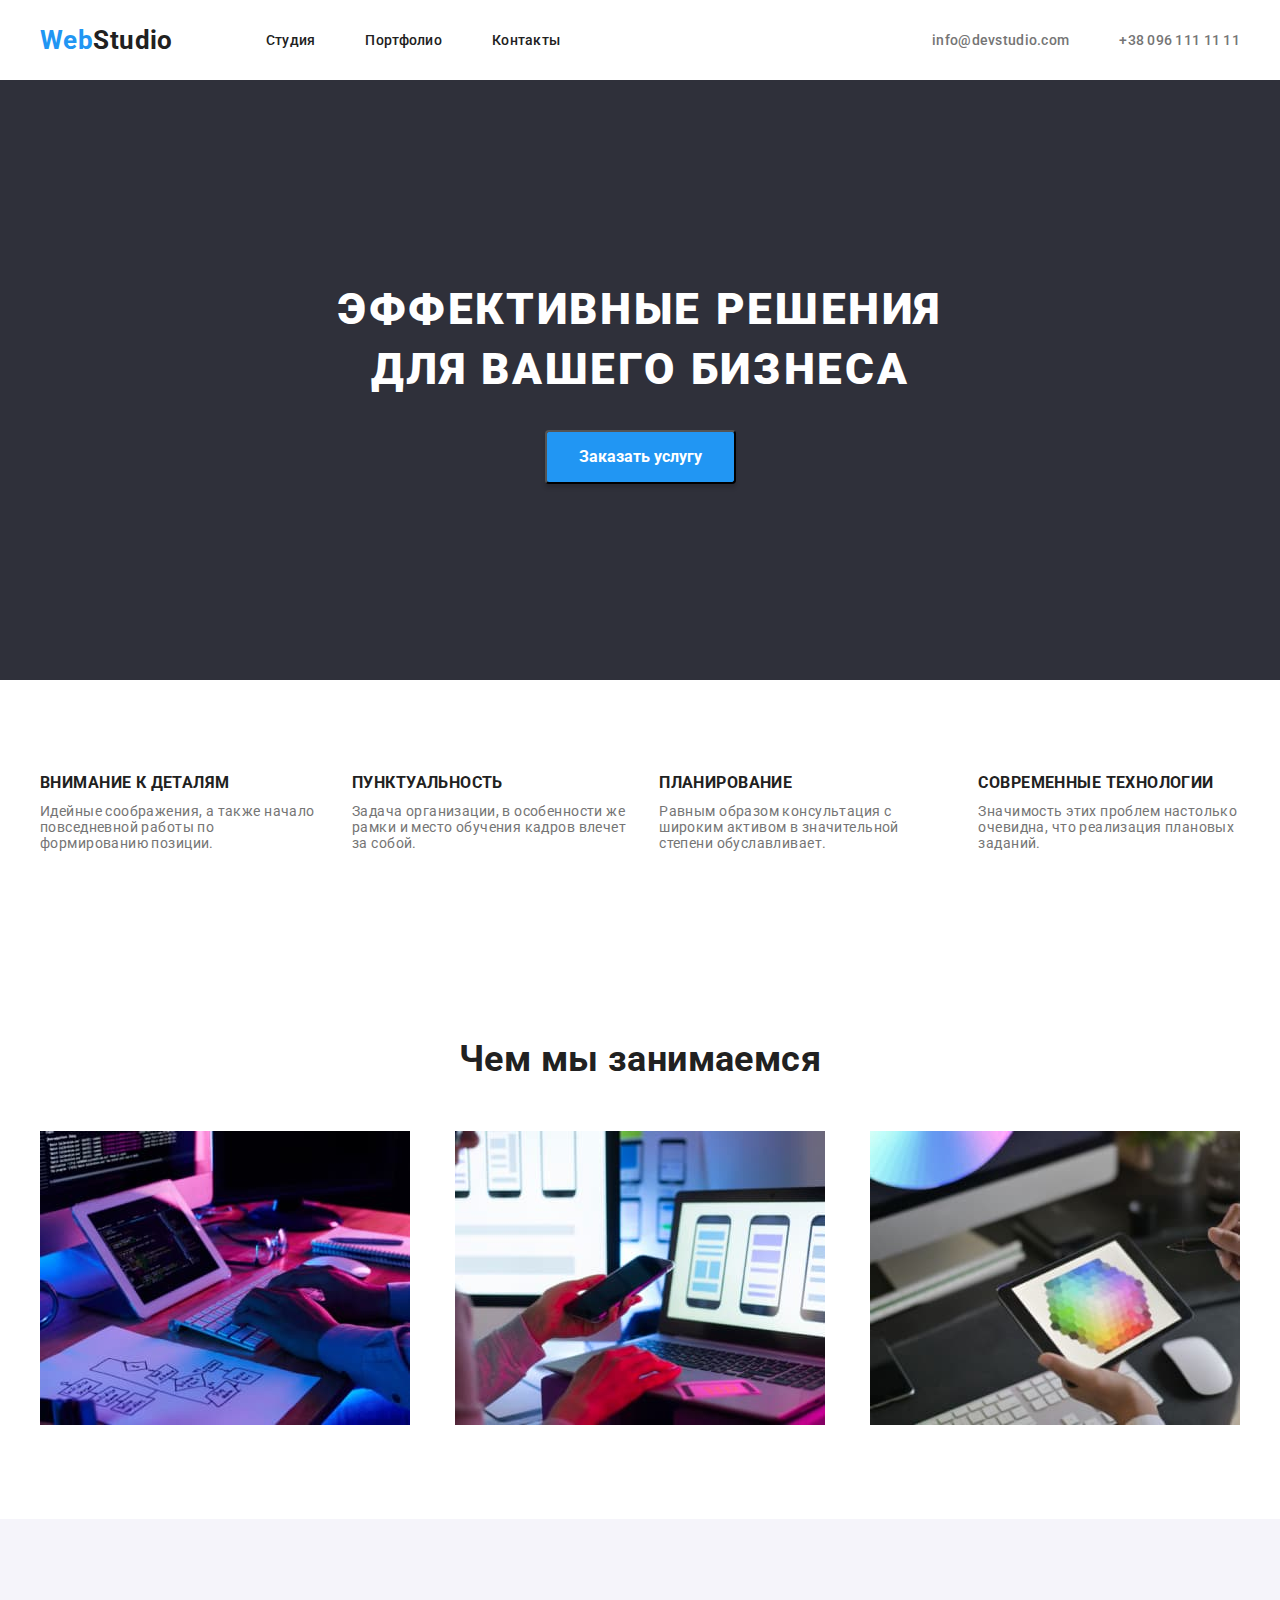
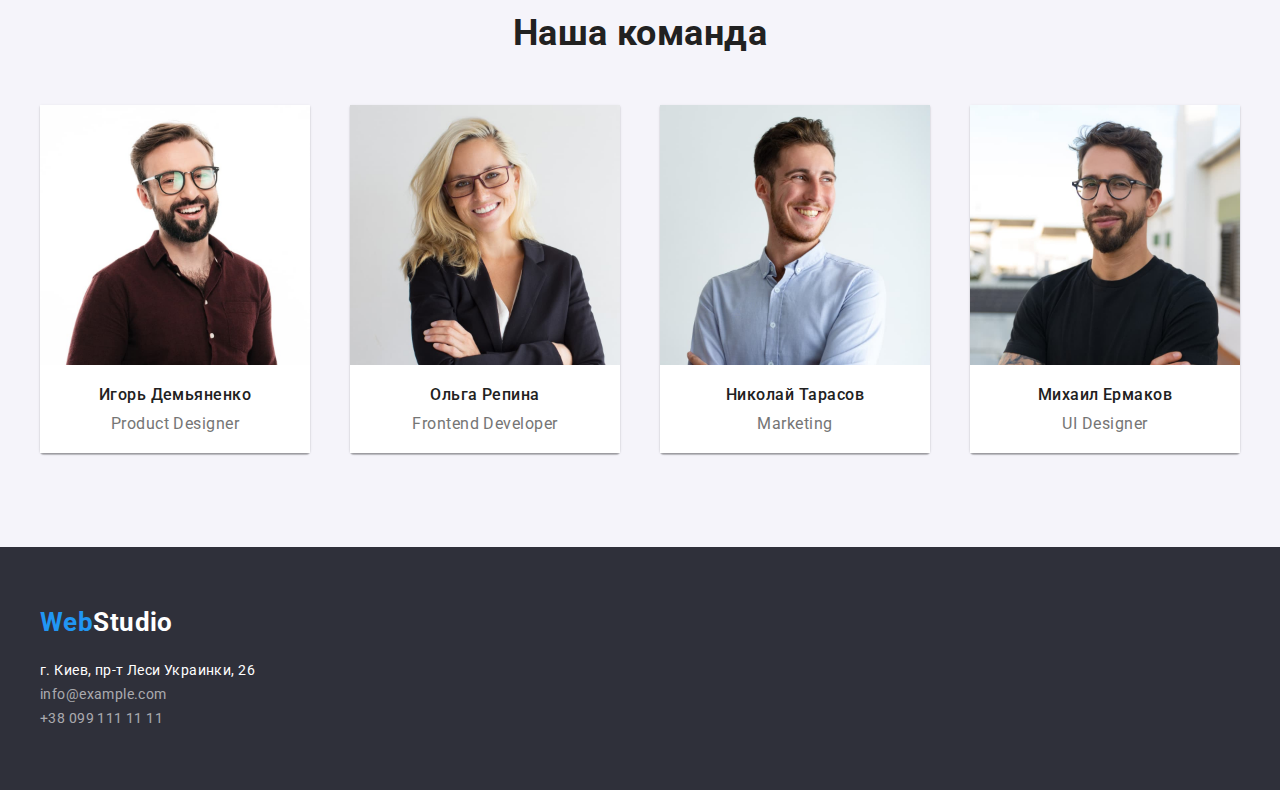
<file: index.html>
<!DOCTYPE html>
<html lang="en">

<head>
    <meta charset="UTF-8">
    <meta http-equiv="X-UA-Compatible" content="IE=edge">
    <meta name="viewport" content="width=device-width, initial-scale=1.0">
    <title>Студия</title>
    <link rel="stylesheet" href="https://cdnjs.cloudflare.com/ajax/libs/modern-normalize/1.0.0/modern-normalize.css" />
    <link rel="preconnect" href="http://fonts.gstatic.com" />
    <link href="https://fonts.googleapis.com/css2?family=Raleway:wght@700&family=Roboto:wght@400;500;700;900&display=swap" rel="stylesheet"/>
    <link rel="stylesheet" href="./css/styles.css"
    />
   </head>

<body>
    <header>
        <div class="container mainNav">
            <!-- List 1-->
            <nav class="siteNav">
                <a href=""<span class="logo">Web</span><span class="logoStudio">Studio</span></a>

                <ul class="navList">
                    <li class="navList-item">
                        <a class="navList-link" href="./index.html">Студия</a>
                    </li>
                    <li class="navList-item">
                        <a class="navList-link" href="./portfolio.html">Портфолио</a>
                    </li>
                    <li class="navList-item">
                        <a class="navList-link" href="Контакты">Контакты</a>
                    </li>
                </ul>
            </nav>
            <!--Phone and address links-->
            <ul class="mainList">
                <li class="mainListContakts"><a class="contaktsLinks" href="mailto:info@devstudio.com">info@devstudio.com</a></li>
                <li class="mainListContakts"><a class="contaktsLinks" href="tel:+380961111111">+38 096 111 11 11</a></li>
            </ul>
        </div>
    </header>

    <main>
    <section class="hero">    
        <div class="container">
            <!--Main content-->
            <h1 class="text">Эффективные решения для вашего бизнеса</h1>
            <button class="mainButton"type="button">Заказать услугу</button>
        </div>
    </section>

        <!--List 2-->

    <section class="section">
        <div class="container">
            <ul class="titleClass">
                <li class="titleClassSection">
                    <h3 class="title">Внимание к деталям</h3>
                    <p>Идейные соображения, а также начало повседневной работы по формированию позиции.</p>
                </li> 
                <li class="titleClassSection">
                    <h3 class="title">Пунктуальность</h3>
                    <p>Задача организации, в особенности же рамки и место обучения кадров влечет за собой.</p>
                </li>
                <li class="titleClassSection">
                    <h3 class="title">Планирование</h3>
                    <p>Равным образом консультация с широким активом в значительной степени обуславливает.</p>
                </li>
                <li class="titleClassSection">
                    <h3 class="title">Современные технологии</h3>
                    <p>Значимость этих проблем настолько очевидна, что реализация плановых заданий.</p>
                </li>
            </ul>
        </div>
    </section>

        <!--Block with pictures-->

        <section class="section">
            <div class="container">
                <h2 class="work_title">Чем мы занимаемся</h2>
                <ul class="images">
                    <li>
                        <img src="./images/img1.jpg" alt="img1" width="370"/>
                    </li>
                    <li>
                        <img src="./images/img2.jpg" alt="img2" width="370"/>
                    </li>
                    <li>
                        <img src="./images/img3.jpg" alt="img3" width="370"/>
                    </li>
                </ul>
            </div>
        </section>

        <!--Block with personnel-->

        <section class="section teamSection">
            <div class="container professional">
                <h2 class="work_title">Наша команда</h2>
                <ul class="teamlidcard">
                    <li class="teamlid">
                        <img src="./images/img7.jpg" alt="img7" width="270"/>
                        <div class="divteamCard">
                            <h3 class="team">Игорь Демьяненко</h3>
                            <p class="teamCard">Product Designer</p>
                        </div>
                    </li>
                    <li class="teamlid">
                        <img src="./images/img4.jpg" alt="img4" width="270"/>
                        <div class="divteamCard">
                            <h3 class="team">Ольга Репина</h3>
                            <p class="teamCard">Frontend Developer</p>
                        </div>
                    </li>
                    <li class="teamlid">
                        <img src="./images/img5.jpg" alt="img5" width="270"/>
                        <div class="divteamCard">
                            <h3 class="team">Николай Тарасов</h3>
                            <p class="teamCard">Marketing</p>
                        </div>
                    </li>
                    <li class="teamlid">
                        <img src="./images/img6.jpg" alt="img6" width="270" />
                        <div class="divteamCard">
                            <h3 class="team">Михаил Ермаков</h3>
                            <p class="teamCard">UI Designer</p>
                        </div>
                    </li>
                </ul>
            </div>
        </section>
    </main>

    <footer class="colorOne">
        <div class="container">
            <a href="/" <span class="logo">Web</span><span class="logoFooter">Studio</span></a>
                
            <ul class="contaktsOne">
                <li>
                    <p class="address">г. Киев, пр-т Леси Украинки, 26</p>
                </li>
                <li>
                    <a class="contakts" href="mailto:info@example.com">info@example.com</a>
                </li>
                <li>
                     <a class="contakts" href="tel:+380991111111">+38 099 111 11 11</a>
                </li>
            </ul>
            
        </div>
    </footer>
</body>
</html>
</file>
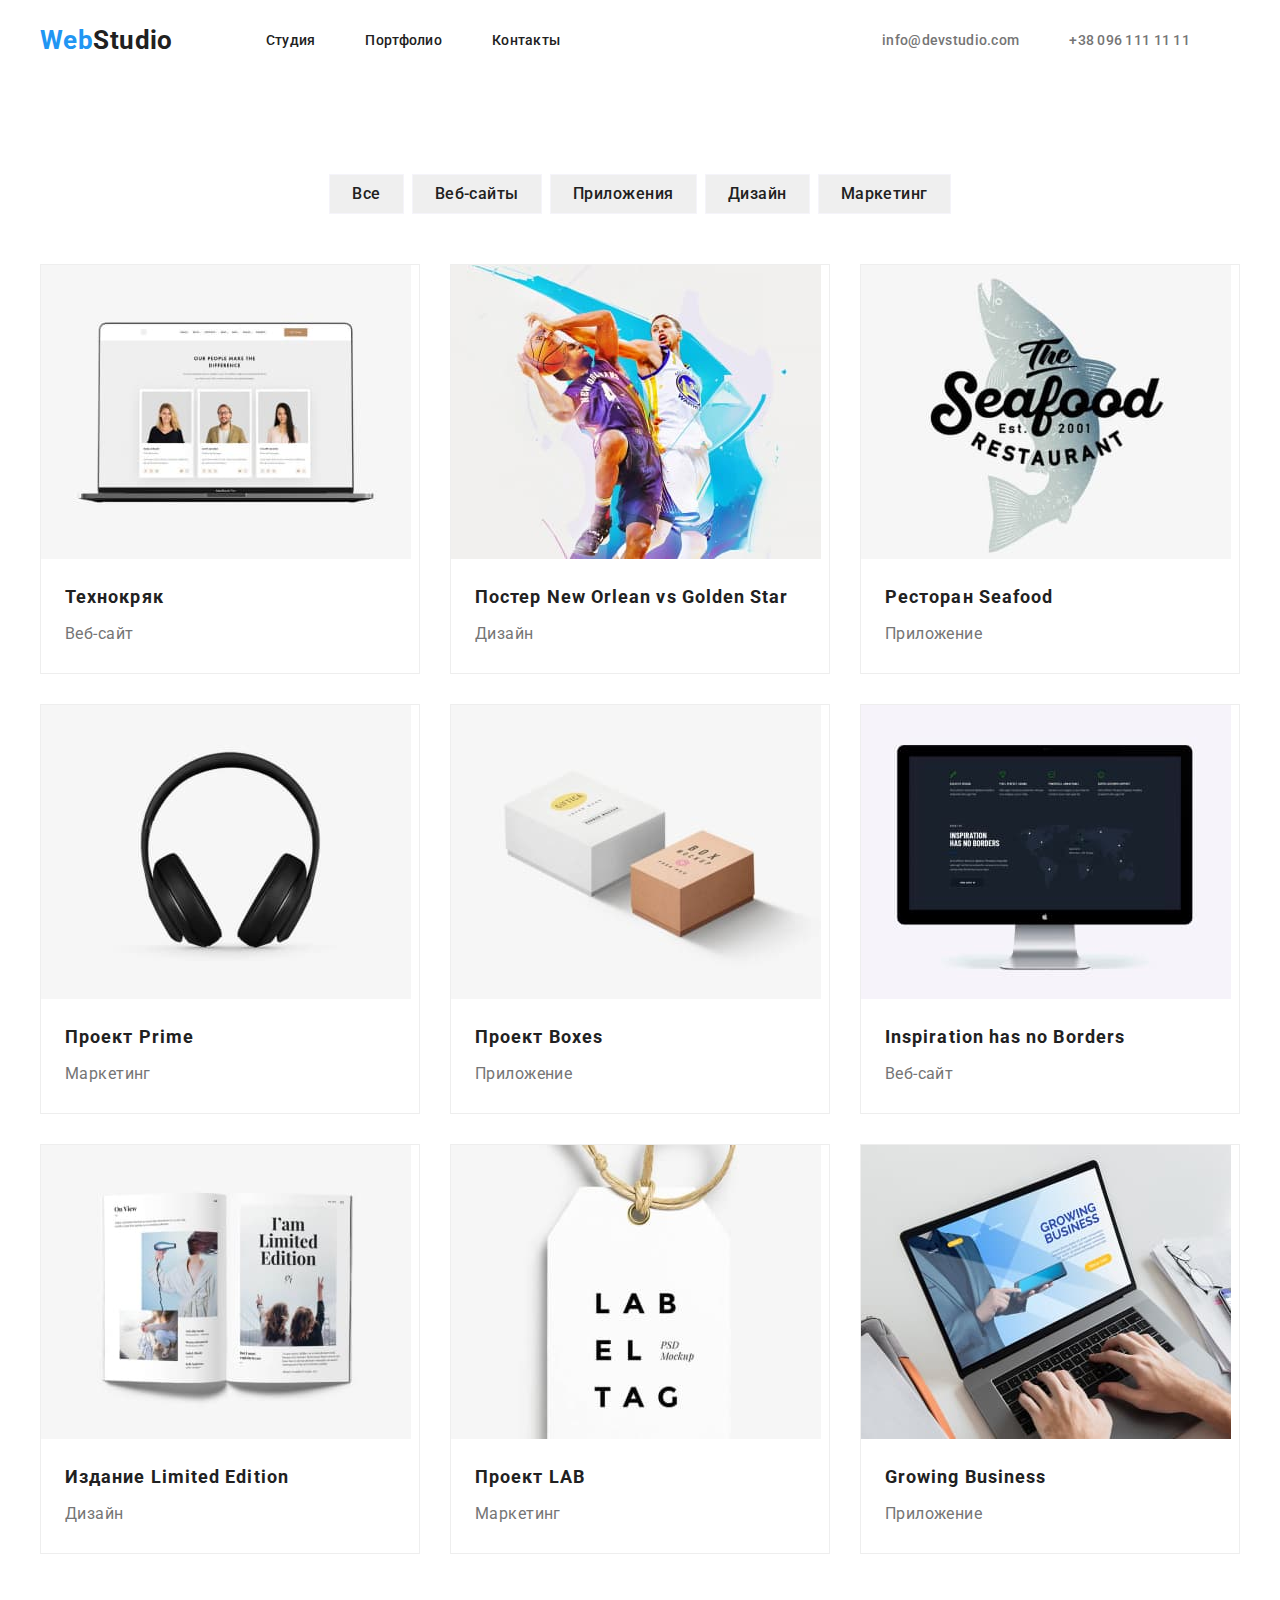
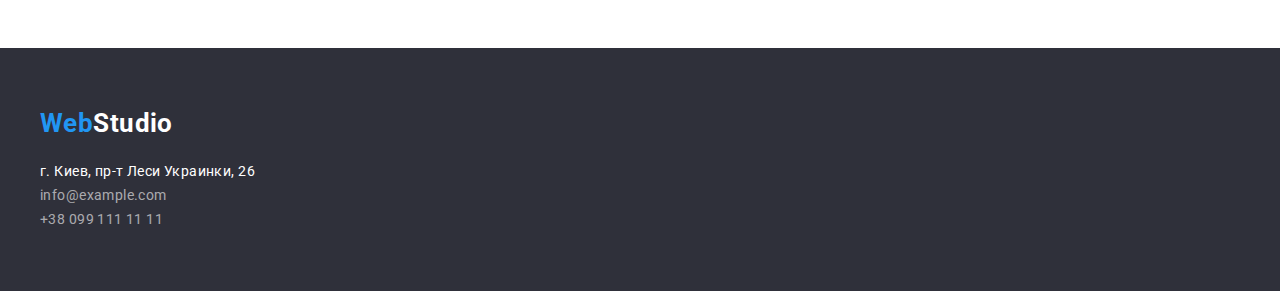
<file: portfolio.html>
<!DOCTYPE html>
<html lang="en">

<head>
    <meta charset="UTF-8">
    <meta http-equiv="X-UA-Compatible" content="IE=edge">
    <meta name="viewport" content="width=device-width, initial-scale=1.0">
    <title>Портфолио</title>
    <link rel="stylesheet" href="https://cdnjs.cloudflare.com/ajax/libs/modern-normalize/1.0.0/modern-normalize.css" />
    <link rel="preconnect" href="http://fonts.gstatic.com" />
    <link href="https://fonts.googleapis.com/css2?family=Raleway:wght@700&family=Roboto:wght@400;500;700;900&display=swap" rel="stylesheet"/>
    <link rel="stylesheet" href="./css/styles.css" 
    />
    </head>

<body>
    <header>
        <div class="container mainNav">
        <!-- List 1-->
            <nav class="siteNav">
                <a href="" <span class="logo">Web</span><span class="logoStudio">Studio</span></a>

                <ul class="navList">
                    <li class="navList-item">
                        <a class="navList-link" href="./index.html">Студия</a>
                    </li>
                    <li class="navList-item">
                        <a class="navList-link" href="./portfolio.html">Портфолио</a>
                    </li>
                    <li class="navList-item">
                        <a class="navList-link" href="Контакты">Контакты</a>
                    </li>
                </ul>
            </nav>
            <!--Phone and address links-->
            <ul class="mainList">
                <li><a class="contaktsLinks" href="mailto:info@devstudio.com">info@devstudio.com</a></li>
                <li><a class="contaktsLinks" href="tel:+380961111111">+38 096 111 11 11</a></li>
            </ul>
        </div>
    </header>
    <main>  
        <section class="section">
            <div class="container">
            <!--Main content-->
                 <ul class="button">
                    <li class="buttonListMenu">
                        <button class="listMenu" type="button">Все</button>
                    </li>
                    <li class="buttonListMenu">
                        <button class="listMenu" type="button">Веб-сайты</button>
                    </li>
                    <li class="buttonListMenu">
                        <button class="listMenu" type="button">Приложения</button>
                    </li>
                    <li class="buttonListMenu">
                        <button class="listMenu" type="button">Дизайн</button>
                    </li>
                    <li class="buttonListMenu">
                        <button class="listMenu" type="button">Маркетинг</button>
                    </li>
                </ul>
                    
                <ul class="card-set">
                    <li class="item">
                        <img src="./images/img10.jpg" alt="img10" width="370"/>
                        <div class="cardItem">
                            <h3 class="group">Технокряк</h3>
                            <p class="groupName">Веб-сайт</p>
                        </div>
                    </li>
                
                    <li class="item">
                        <img src="./images/img11.jpg" alt="img11" width="370"/>
                        <div class="cardItem">
                            <h3 class="group">Постер New Orlean vs Golden Star</h3>
                            <p class="groupName">Дизайн</p>
                        </div>
                    </li>
                
                    <li class="item">
                        <img src="./images/img12.jpg" alt="img12" width="370"/>
                        <div class="cardItem">
                            <h3 class="group">Ресторан Seafood</h3>
                            <p class="groupName">Приложение</p>
                        </div>
                    </li>
                
                    <li class="item">
                        <img src="./images/img13.jpg" alt="img13" width="370"/>
                        <div class="cardItem">
                            <h3 class="group">Проект Prime</h3>
                            <p class="groupName">Маркетинг</p>
                        </div>
                    </li>

                    <li class="item">
                        <img src="./images/img14.jpg" alt="img14" width="370"/>
                        <div class="cardItem">
                            <h3 class="group">Проект Boxes</h3>
                            <p class="groupName">Приложение</p>
                        </div>
                    </li>
                    
                    <li class="item">
                        <img src="./images/img15.jpg" alt="img15" width="370"/>
                        <div class="cardItem">
                            <h3 class="group">Inspiration has no Borders</h3>
                            <p class="groupName">Веб-сайт</p>
                        </div>
                    </li>
                    
                    <li class="item">
                        <img src="./images/img16.jpg" alt="img16" width="370"/>
                        <div class="cardItem">
                            <h3 class="group">Издание Limited Edition</h3>
                            <p class="groupName">Дизайн</p>
                        </div>
                    </li>
                    
                    <li class="item">
                        <img src="./images/img17.jpg" alt="img17" width="370"/>
                        <div class="cardItem">
                            <h3 class="group">Проект LAB</h3>
                            <p class="groupName">Маркетинг</p>
                        </div>
                    </li>

                    <li class="item">
                        <img src="./images/img18.jpg" alt="img18" width="370"/>
                        <div class="cardItem">
                            <h3 class="group">Growing Business</h3>
                            <p class="groupName">Приложение</p>
                        </div>
                    </li>
                </ul>
            </div>    
        </section>
    </main>
    <footer class="colorOne">
        <div class="container">
            <a href="" <span class="logo">Web</span><span class="logoFooter">Studio</span></a>
            <ul class="contaktsOne">
                <li>
                     <p class="address">г. Киев, пр-т Леси Украинки, 26</p>
                </li>
                <li>
                    <a class="contakts" href="mail:info@example.com">info@example.com</a>
                </li>
                 <li>
                    <a class="contakts" href="tel:+380991111111">+38 099 111 11 11</a>
                </li>
            </ul> 
        </div>
    </footer>
</body>    
</html>
</file>
<file: css/styles.css>
html {
  box-sizing: border-box;
}
*,
* ::before,
*::after {
  box-sizing: inherit;
}
body {
  font-family: Roboto, sans-serif;
  letter-spacing: 0.03em;
  font-size: 14px;
  color: #757575;
}
* {
  list-style: none;
  margin: 0;
  padding: 0;
}
a {
  text-decoration: none;
}
header {
  height: 80px;
  display: flex;
}
.container {
  width: 1200px;
  padding: 0, 15px;
  margin-left: auto;
  margin-right: auto;
}
.section {
  padding-top: 94px;
  padding-bottom: 94px;
}
.hero {
  max-width: 1600px;
  height: 600px;
  background: #2f303a;
  padding-top: 200px;
  padding-bottom: 200px;
  margin-left: auto;
  margin: 0, auto;
  text-align: center;
}
.button {
  display: flex;
  margin-bottom: 50px;
  justify-content: center;
}
.button .buttonListMenu:last-child {
  margin-right: 0;
}
.buttonListMenu {
  margin-right: 8px;
  background: #f5f4fa;
  border-radius: 4px;
}
.mainButton:hover,
.mainButton:focus {
  color: #ffffff;
}
.mainButton {
  cursor: pointer;
  background: #2196f3;
  box-shadow: 0px 4px 4px rgba(0, 0, 0, 0.15);
  border-radius: 4px;
  font-weight: bold;
  font-size: 16px;
  line-height: 1.875em;
  color: #ffffff;
  padding-left: 32px;
  padding-right: 32px;
  padding-top: 10px;
  padding-bottom: 10px;
}
.siteNav {
  display: flex;
  align-items: center;
}
.mainNav {
  display: flex;
  justify-content: space-between;
}
.navList {
  display: flex;
  margin-left: 93px;
}
.navList-item {
  margin-right: 50px;
}
.navList .navList-item:last-child {
  margin-right: 0;
}
.mainList {
  display: flex;
  align-items: center;
}
.mainList li {
  margin-right: 50px;
}
.mainList .mainListContakts:last-child {
  margin-right: 0;
}
.card-set {
  display: flex;
  flex-wrap: wrap;
  margin-left: -30px;
  margin-top: -30px;
}
.card-set > .item {
  flex-basis: calc(100% / 3 - 30px);
  margin-left: 30px;
  margin-top: 30px;
  border: 1px solid #eeeeee;
}
img {
  display: block;
  max-width: 100%;
  height: auto;
}
.titleClass {
  display: flex;
}
.titleClass li {
  margin-right: 30px;
}
.titleClass .titleClassSection:last-child {
  margin-right: 0;
}
.titleList,
.title {
  margin-bottom: 10px;
}
.images {
  display: flex;
  justify-content: space-between;
}
.navList-link {
  font-weight: 500;
  line-height: 1.142em;
  letter-spacing: 0.02em;
  color: #212121;
}
.navList-link:focus,
.navList-link:hover {
  color: #2196f3;
}
.contaktsLinks {
  font-weight: 500;
  line-height: 1.142em;
  letter-spacing: 0.02em;
  line-height: 16px;

  color: #757575;
}
.contaktsLinks:focus,
.contaktsLinks:hover {
  color: #2196f3;
}
.text {
  margin-right: auto;
  margin-left: auto;
  font-weight: 900;
  font-size: 44px;
  line-height: 1.363em;
  text-align: center;
  letter-spacing: 0.06em;
  text-transform: uppercase;
  color: #ffffff;
  margin-bottom: 30px;
  width: 696px;
}
.title {
  font-weight: bold;
  line-height: 1.142em;
  text-transform: uppercase;
  color: #212121;
}
.teamSection {
  background: #f5f4fa;
}
/* work_ title*/

.work_title {
  font-weight: bold;
  font-size: 36px;
  line-height: 1.166em;
  text-align: center;
  color: #212121;
  margin-bottom: 50px;
}
.teamlid {
  box-shadow: 0px 1px 3px rgba(0, 0, 0, 0.12), 0px 1px 1px rgba(0, 0, 0, 0.14),
    0px 2px 1px rgba(0, 0, 0, 0.2);
  border-radius: 0px 0px 4px 4px;
}
.divteamCard {
  padding-top: 20px;
  padding-bottom: 20px;
  background: white;
}
.team {
  font-weight: 500;
  font-size: 16px;
  line-height: 1.187em;
  text-align: center;
  letter-spacing: 0.03em;
  color: #212121;
  margin-bottom: 10px;
}
.teamCard {
  font-size: 16px;
  line-height: 1.187em;
  letter-spacing: 0.03em;
  text-align: center;
}
.teamlidcard {
  display: flex;
  justify-content: space-between;
}
.cardItem {
  padding-top: 20px;
  padding-bottom: 24px;
  padding-left: 24px;
  padding-right: 24px;
}
.group {
  font-weight: 700;
  font-size: 18px;
  line-height: 2em;
  letter-spacing: 0.06em;
  color: #212121;
  margin-bottom: 4px;
}
.groupName {
  font-size: 16px;
  line-height: 1.875em;
  color: #757575;
}
.listMenu:hover,
.listMenu:focus {
  background: #2196f3;
  box-shadow: 0px 3px 1px rgba(0, 0, 0, 0.1), 0px 1px 2px rgba(0, 0, 0, 0.08),
    0px 2px 2px rgba(0, 0, 0, 0.12);
  border-radius: 4px;
}
.listMenu {
  font-weight: 500;
  font-size: 16px;
  line-height: 1.625em;
  letter-spacing: 0.03em;
  color: #212121;
  padding-top: 6px;
  padding-bottom: 6px;
  padding-left: 22px;
  padding-right: 22px;
  border: 1px solid #f5f4fa;
}
.colorOne {
  background: #2f303a;
  padding-top: 60px;
  padding-bottom: 60px;
  max-width: 1600px;
}
.logo {
  font-weight: bold;
  font-size: 26px;
  line-height: 1.192em;
  color: #2196f3;
}
.logoStudio {
  font-weight: bold;
  font-size: 26px;
  line-height: 1.192em;
  color: #212121;
}
.logoFooter {
  font-weight: bold;
  font-size: 26px;
  line-height: 1.192em;
  color: white;
}
.address {
  line-height: 1.714em;
  color: #ffffff;
}
.contakts:hover,
.contakts:focus {
  color: #2196f3;
}
.contakts {
  line-height: 1.714em;
  color: #ffffff;
  color: rgba(255, 255, 255, 0.6);
}
.contaktsOne {
  margin-top: 20px;
}
</file>
